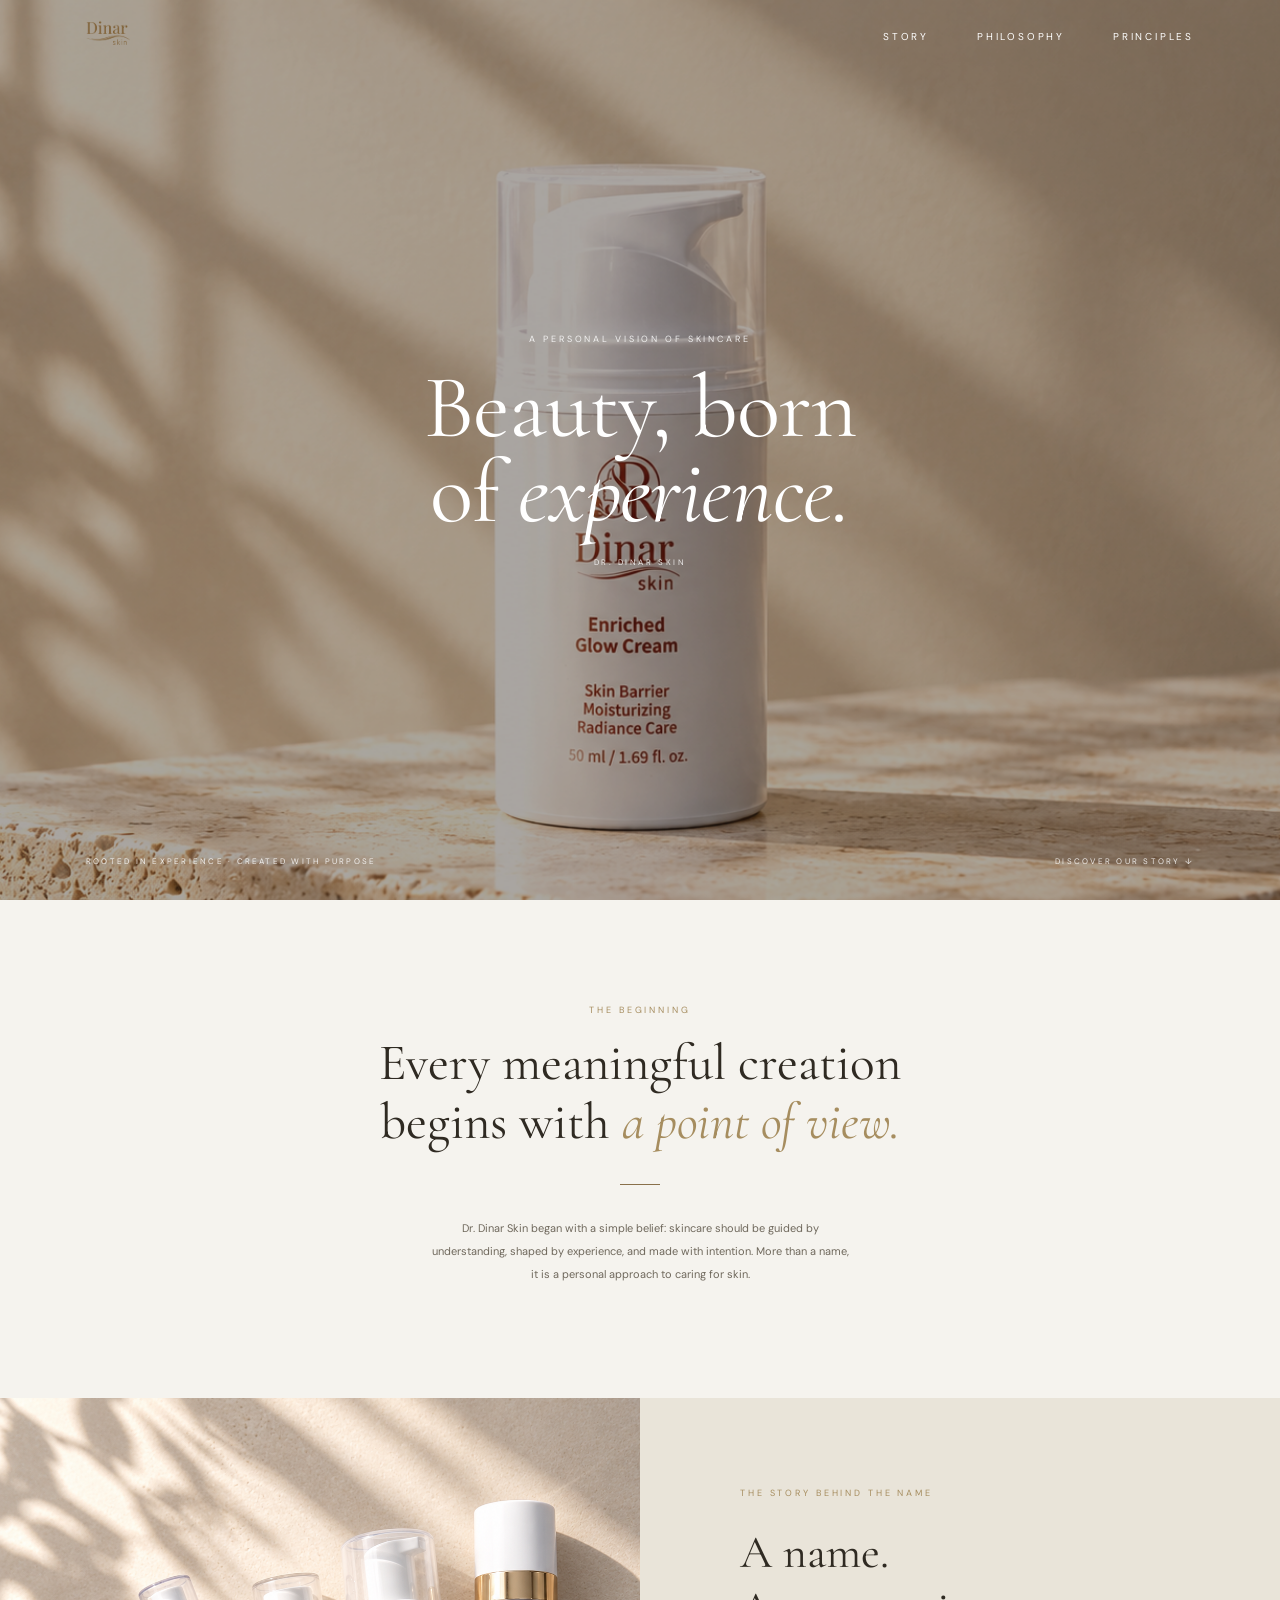
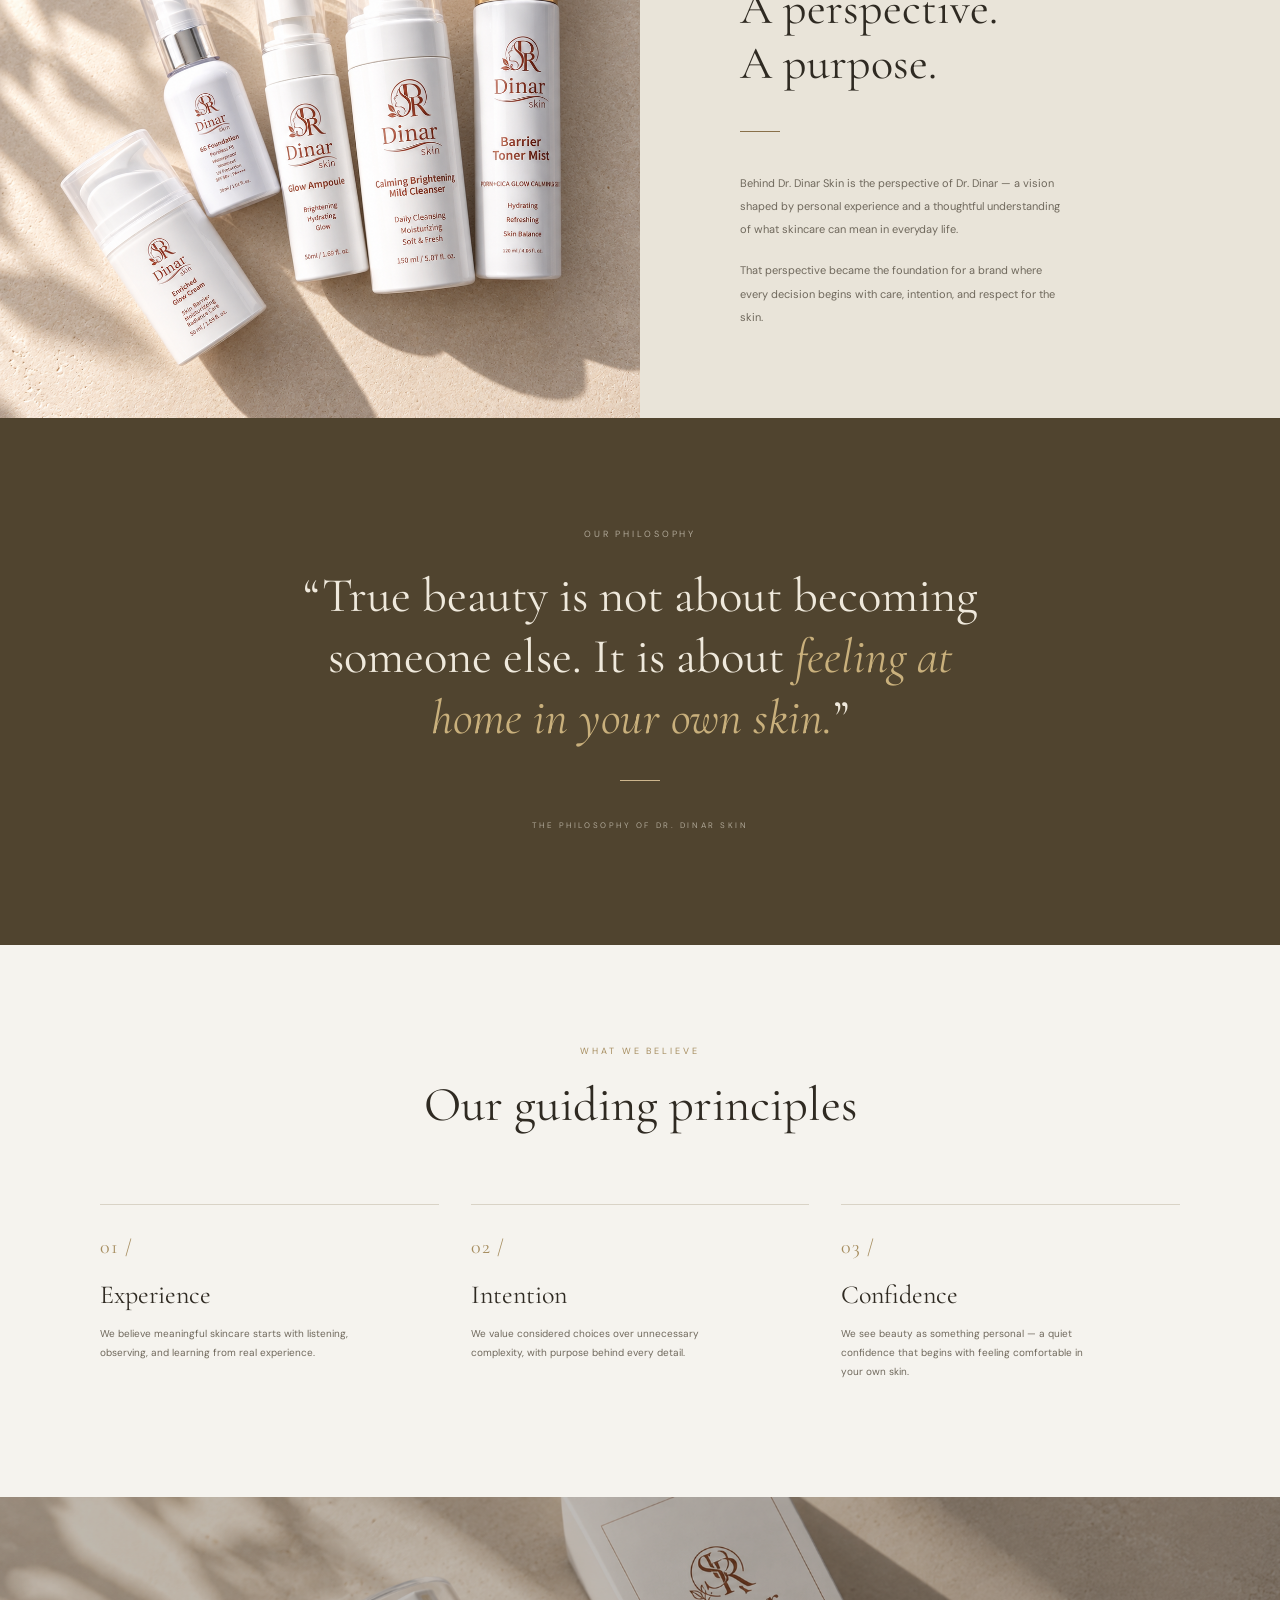
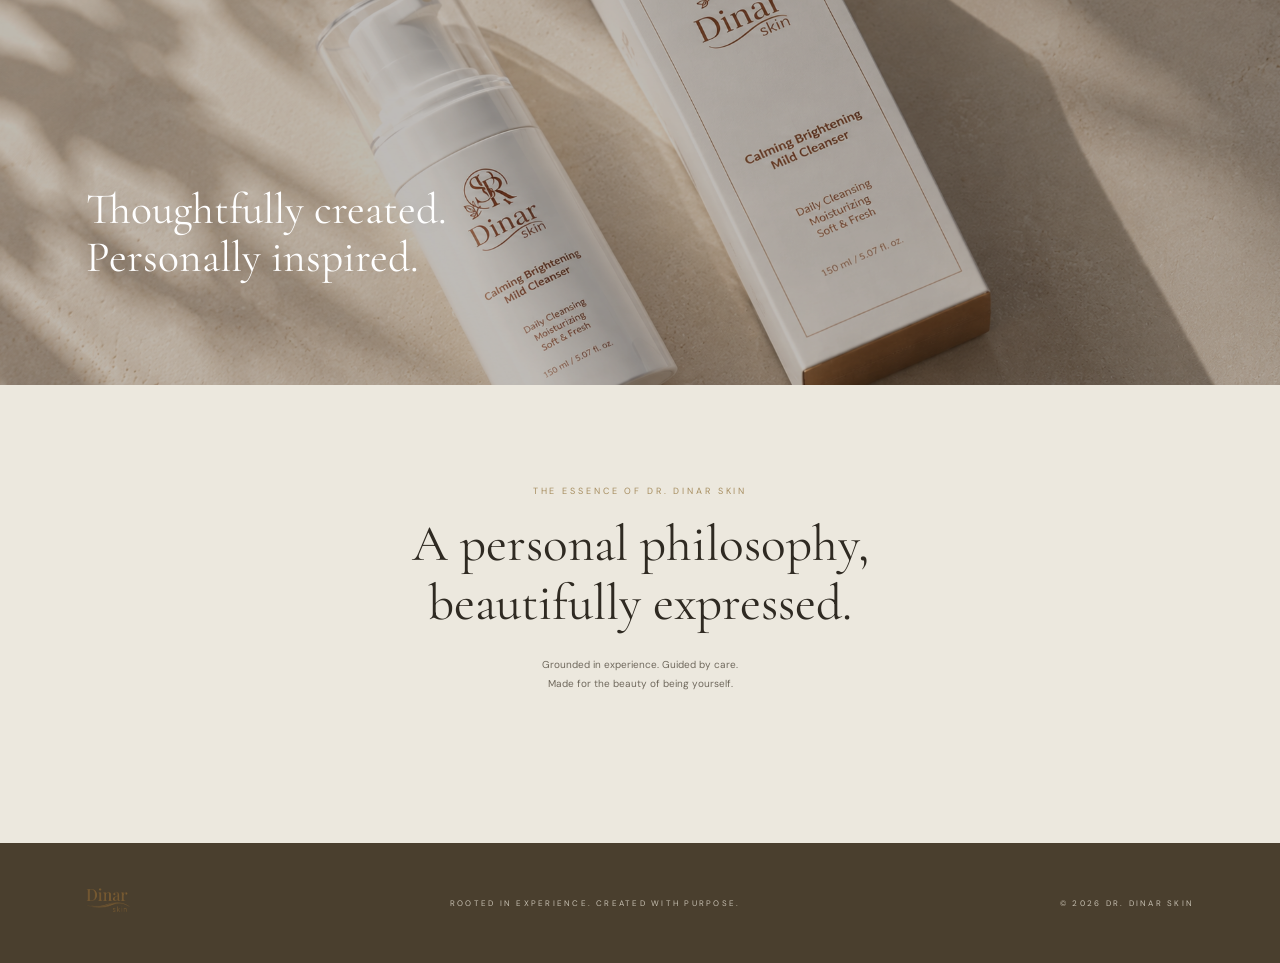
<file: index.html>
<!DOCTYPE html>
<html lang="en">
<head>
    <meta charset="UTF-8">
    <meta name="viewport" content="width=device-width, initial-scale=1.0">
    <title>DR. DINAR Skin</title>
    <link rel="stylesheet" href="css/style.css">
    <link rel="icon" type="image/png" href="image/Dinar_logo.png">
</head>
<body>

    <!-- 헤더 -->
    <header class="header" id="header">
        <a href="#top" class="logo" data-scroll>
            <img src="image/Dinar_logo_2.png" alt="Dr.Dinar">
        </a>
        <nav class="nav">
            <a href="#story" data-scroll>Story</a>
            <a href="#philosophy" data-scroll>Philosophy</a>
            <a href="#principles" data-scroll>Principles</a>
        </nav>
    </header>

    <!-- 히어로 -->
    <section class="hero" id="top">
        <p class="eyebrow">A personal vision of skincare</p>
        <h1>Beauty, born<br>of <em>experience.</em></h1>
        <p class="brand">DR. DINAR SKIN</p>
        <div class="hero-bottom">
            <span>Rooted in experience · Created with purpose</span>
            <a href="#story" data-scroll>Discover our story ↓</a>
        </div>
    </section>

    <!-- 인트로 -->
    <section class="intro">
        <div class="reveal">
            <p class="eyebrow">The beginning</p>
            <h2>Every meaningful creation<br>begins with <em>a point of view.</em></h2>
            <div class="divider"></div>
            <p class="body-text">Dr. Dinar Skin began with a simple belief: skincare should be guided by understanding, shaped by experience, and made with intention. More than a name, it is a personal approach to caring for skin.</p>
        </div>
    </section>

    <!-- 스토리 -->
    <section class="story" id="story">
        <div class="story-img" role="img" aria-label="Stacked skincare bottles and jars"></div>
        <div class="story-text">
            <div class="reveal">
                <p class="eyebrow">The story behind the name</p>
                <h2>A name.<br>A perspective.<br>A purpose.</h2>
                <div class="divider"></div>
                <p class="body-text">Behind Dr. Dinar Skin is the perspective of Dr. Dinar — a vision shaped by personal experience and a thoughtful understanding of what skincare can mean in everyday life.</p>
                <p class="body-text">That perspective became the foundation for a brand where every decision begins with care, intention, and respect for the skin.</p>
            </div>
        </div>
    </section>

    <!-- 철학 -->
    <section class="philosophy" id="philosophy">
        <div class="reveal">
            <p class="eyebrow">Our philosophy</p>
            <blockquote>“True beauty is not about becoming someone else. It is about <em>feeling at home in your own skin.</em>”</blockquote>
            <div class="divider"></div>
            <cite>The philosophy of Dr. Dinar Skin</cite>
        </div>
    </section>

    <!-- 원칙 -->
    <section class="principles" id="principles">
        <div class="reveal">
            <p class="eyebrow">What we believe</p>
            <h2>Our guiding principles</h2>
        </div>
        <div class="principle-list">
            <div class="principle reveal">
                <p class="num">01 /</p>
                <h3>Experience</h3>
                <p class="body-text">We believe meaningful skincare starts with listening, observing, and learning from real experience.</p>
            </div>
            <div class="principle reveal" style="transition-delay: 0.15s">
                <p class="num">02 /</p>
                <h3>Intention</h3>
                <p class="body-text">We value considered choices over unnecessary complexity, with purpose behind every detail.</p>
            </div>
            <div class="principle reveal" style="transition-delay: 0.3s">
                <p class="num">03 /</p>
                <h3>Confidence</h3>
                <p class="body-text">We see beauty as something personal — a quiet confidence that begins with feeling comfortable in your own skin.</p>
            </div>
        </div>
    </section>

    <!-- 이미지 배너 -->
    <section class="banner" role="img" aria-label="Restorative hair mask packaging">
        <p class="reveal">Thoughtfully created.<br>Personally inspired.</p>
    </section>

    <!-- 에센스 -->
    <section class="essence">
        <div class="reveal">
            <p class="eyebrow">The essence of Dr. Dinar Skin</p>
            <h2>A personal philosophy,<br>beautifully expressed.</h2>
            <p class="body-text">Grounded in experience. Guided by care.<br>Made for the beauty of being yourself.</p>
        </div>
    </section>

    <!-- 푸터 -->
    <footer class="footer">
        <span class="logo">
            <img src="image/Dinar_logo_2.png" alt="Dr.Dinar">
        </span>
        <span class="small">Rooted in experience. Created with purpose.</span>
        <span class="small">© 2026 Dr. Dinar Skin</span>
    </footer>

    <script src="js/main.js"></script>
</body>
</html>
</file>
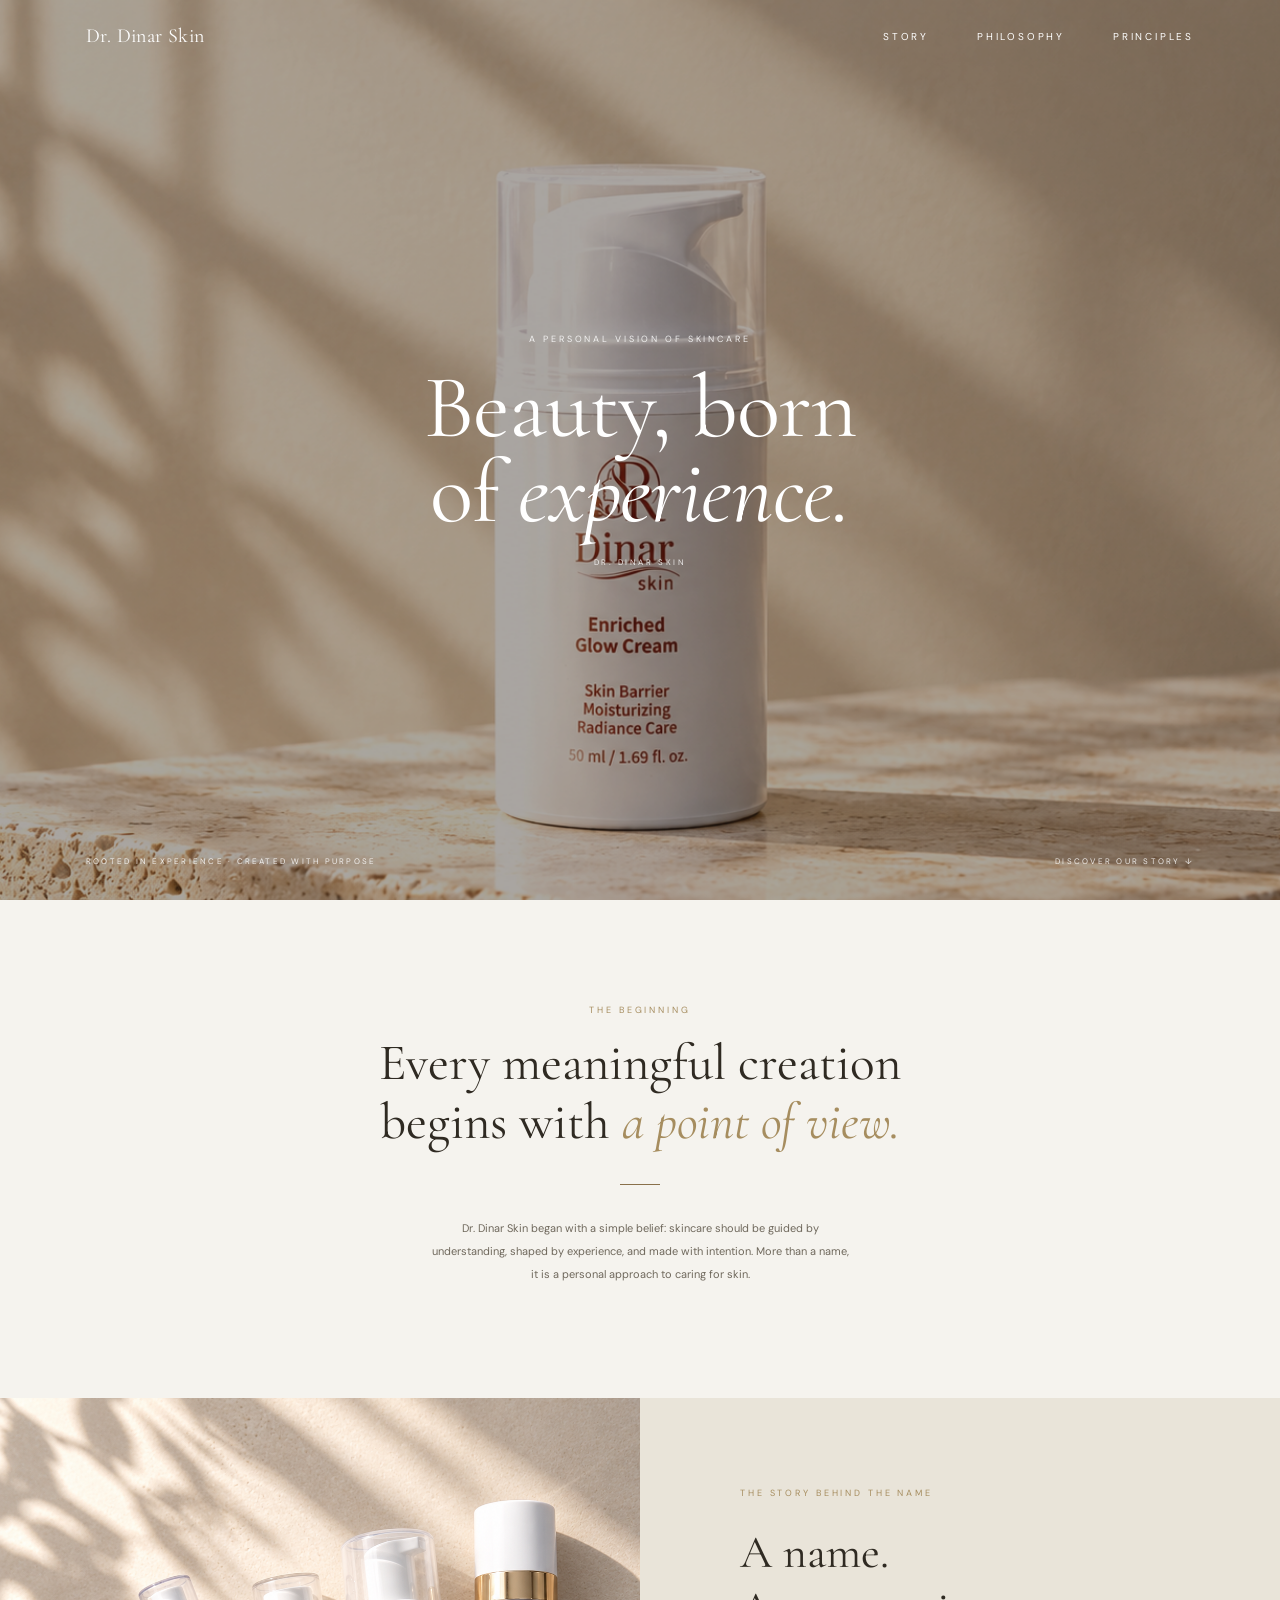
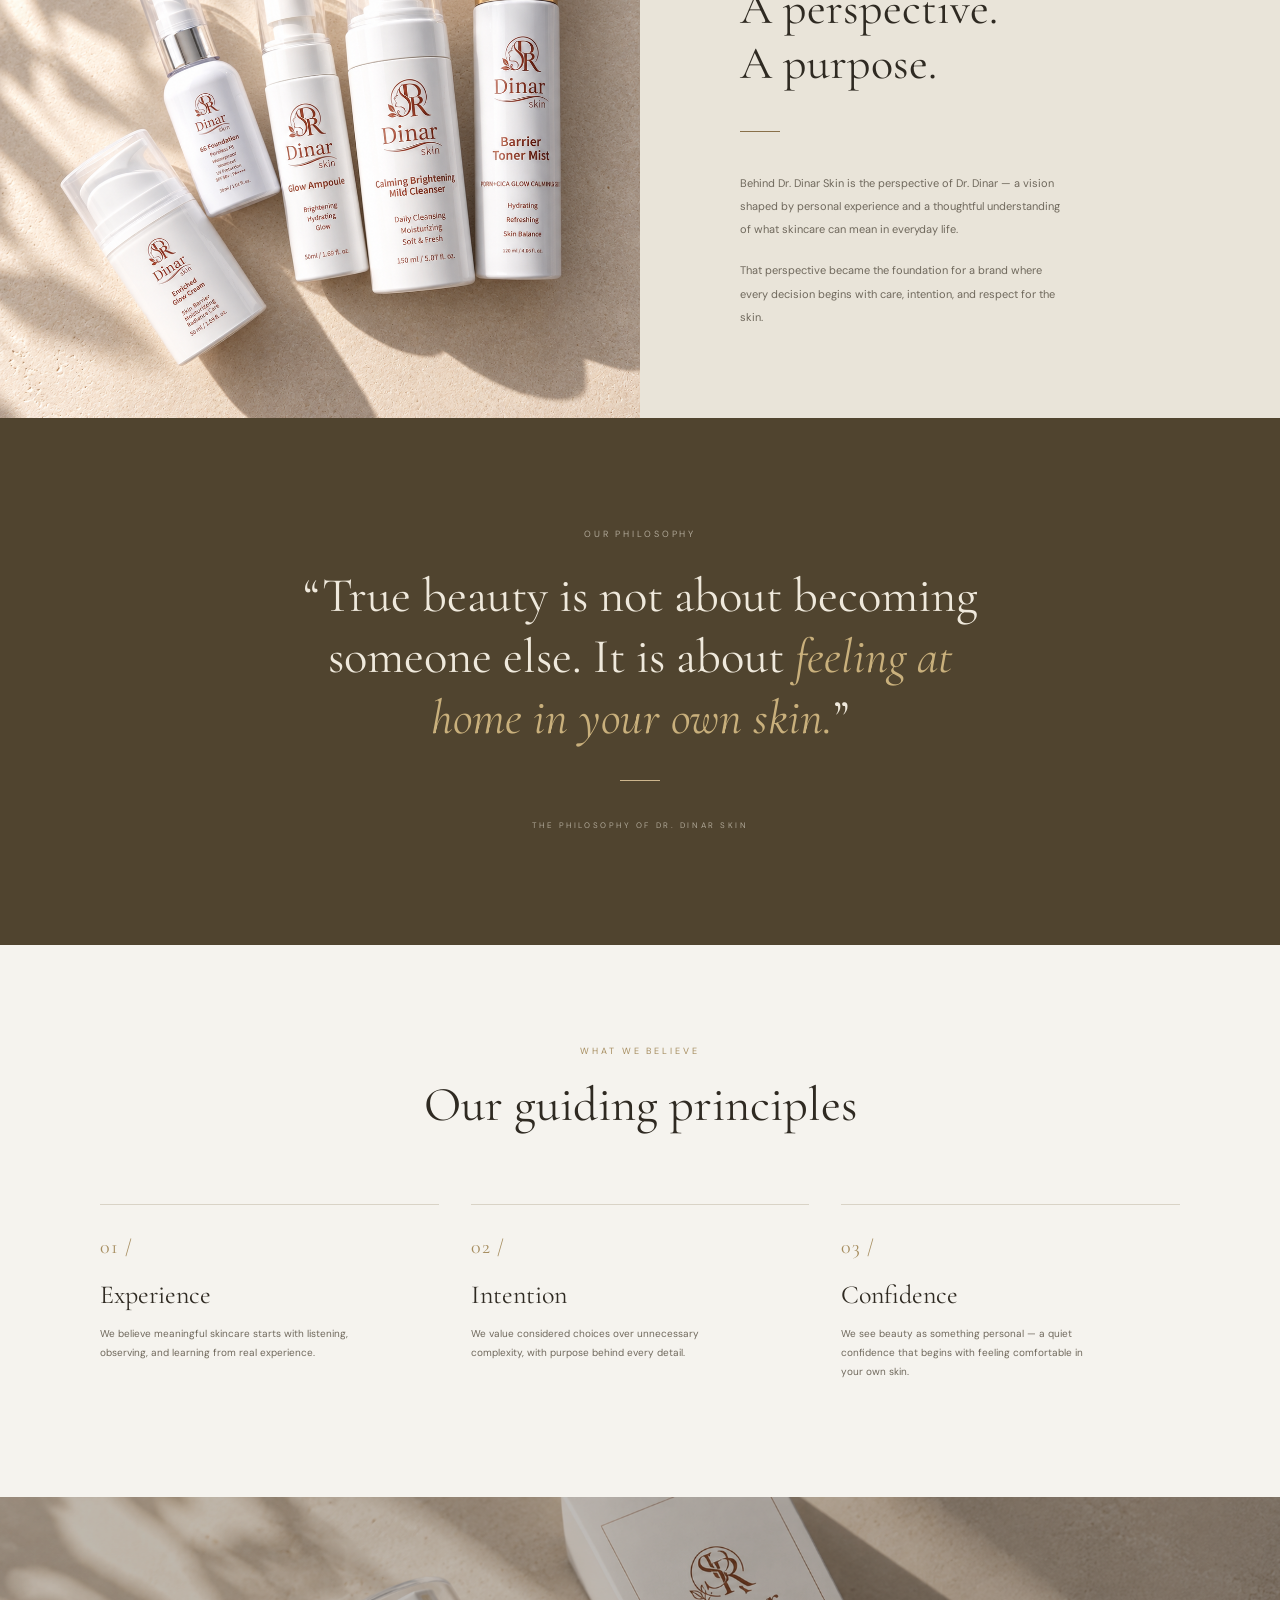
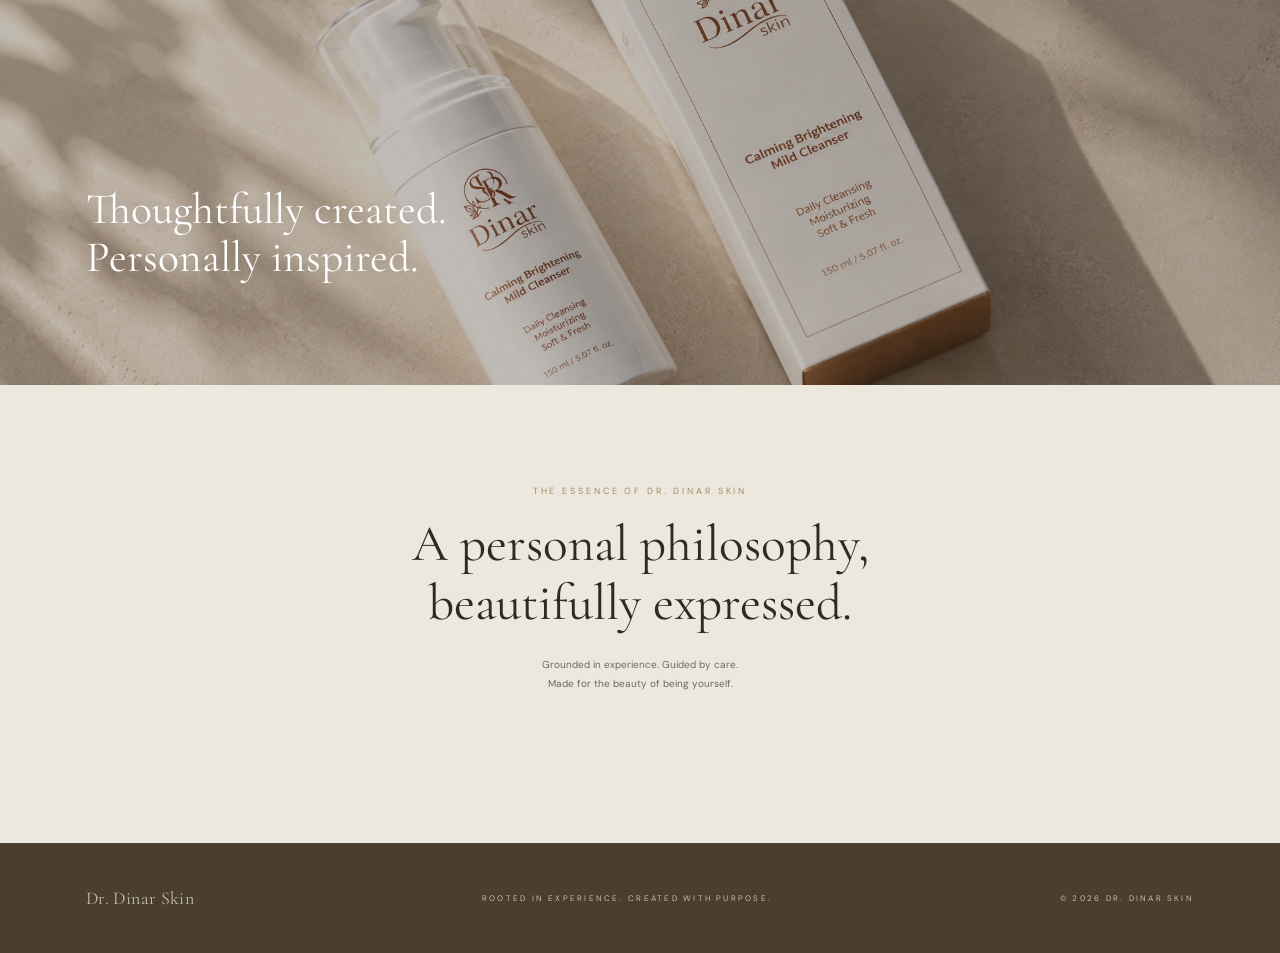
<file: brandHomePage.html>
<!DOCTYPE html>
<html lang="en">
<head>
    <meta charset="UTF-8">
    <meta name="viewport" content="width=device-width, initial-scale=1.0">
    <title>DR. DINAR Skin</title>
    <link rel="stylesheet" href="css/style.css">
</head>
<body>

    <!-- 헤더 -->
    <header class="header" id="header">
        <a href="#top" class="logo" data-scroll>Dr. Dinar Skin</a>
        <nav class="nav">
            <a href="#story" data-scroll>Story</a>
            <a href="#philosophy" data-scroll>Philosophy</a>
            <a href="#principles" data-scroll>Principles</a>
        </nav>
    </header>

    <!-- 히어로 -->
    <section class="hero" id="top">
        <p class="eyebrow">A personal vision of skincare</p>
        <h1>Beauty, born<br>of <em>experience.</em></h1>
        <p class="brand">DR. DINAR SKIN</p>
        <div class="hero-bottom">
            <span>Rooted in experience · Created with purpose</span>
            <a href="#story" data-scroll>Discover our story ↓</a>
        </div>
    </section>

    <!-- 인트로 -->
    <section class="intro">
        <div class="reveal">
            <p class="eyebrow">The beginning</p>
            <h2>Every meaningful creation<br>begins with <em>a point of view.</em></h2>
            <div class="divider"></div>
            <p class="body-text">Dr. Dinar Skin began with a simple belief: skincare should be guided by understanding, shaped by experience, and made with intention. More than a name, it is a personal approach to caring for skin.</p>
        </div>
    </section>

    <!-- 스토리 -->
    <section class="story" id="story">
        <div class="story-img" role="img" aria-label="Stacked skincare bottles and jars"></div>
        <div class="story-text">
            <div class="reveal">
                <p class="eyebrow">The story behind the name</p>
                <h2>A name.<br>A perspective.<br>A purpose.</h2>
                <div class="divider"></div>
                <p class="body-text">Behind Dr. Dinar Skin is the perspective of Dr. Dinar — a vision shaped by personal experience and a thoughtful understanding of what skincare can mean in everyday life.</p>
                <p class="body-text">That perspective became the foundation for a brand where every decision begins with care, intention, and respect for the skin.</p>
            </div>
        </div>
    </section>

    <!-- 철학 -->
    <section class="philosophy" id="philosophy">
        <div class="reveal">
            <p class="eyebrow">Our philosophy</p>
            <blockquote>“True beauty is not about becoming someone else. It is about <em>feeling at home in your own skin.</em>”</blockquote>
            <div class="divider"></div>
            <cite>The philosophy of Dr. Dinar Skin</cite>
        </div>
    </section>

    <!-- 원칙 -->
    <section class="principles" id="principles">
        <div class="reveal">
            <p class="eyebrow">What we believe</p>
            <h2>Our guiding principles</h2>
        </div>
        <div class="principle-list">
            <div class="principle reveal">
                <p class="num">01 /</p>
                <h3>Experience</h3>
                <p class="body-text">We believe meaningful skincare starts with listening, observing, and learning from real experience.</p>
            </div>
            <div class="principle reveal" style="transition-delay: 0.15s">
                <p class="num">02 /</p>
                <h3>Intention</h3>
                <p class="body-text">We value considered choices over unnecessary complexity, with purpose behind every detail.</p>
            </div>
            <div class="principle reveal" style="transition-delay: 0.3s">
                <p class="num">03 /</p>
                <h3>Confidence</h3>
                <p class="body-text">We see beauty as something personal — a quiet confidence that begins with feeling comfortable in your own skin.</p>
            </div>
        </div>
    </section>

    <!-- 이미지 배너 -->
    <section class="banner" role="img" aria-label="Restorative hair mask packaging">
        <p class="reveal">Thoughtfully created.<br>Personally inspired.</p>
    </section>

    <!-- 에센스 -->
    <section class="essence">
        <div class="reveal">
            <p class="eyebrow">The essence of Dr. Dinar Skin</p>
            <h2>A personal philosophy,<br>beautifully expressed.</h2>
            <p class="body-text">Grounded in experience. Guided by care.<br>Made for the beauty of being yourself.</p>
        </div>
    </section>

    <!-- 푸터 -->
    <footer class="footer">
        <span class="logo">Dr. Dinar Skin</span>
        <span class="small">Rooted in experience. Created with purpose.</span>
        <span class="small">© 2026 Dr. Dinar Skin</span>
    </footer>

    <script src="js/main.js"></script>
</body>
</html>
</file>
<file: css/style.css>
/* 로컬 폰트 (가변 폰트, latin / latin-ext 서브셋) */
@font-face {
    font-family: 'Cormorant Garamond';
    font-style: normal;
    font-weight: 300 700;
    font-display: swap;
    src: url('../fonts/CormorantGaramond-normal-latin-ext.woff2') format('woff2');
    unicode-range: U+0100-02BA, U+02BD-02C5, U+02C7-02CC, U+02CE-02D7, U+02DD-02FF, U+0304, U+0308, U+0329, U+1D00-1DBF, U+1E00-1E9F, U+1EF2-1EFF, U+2020, U+20A0-20AB, U+20AD-20C0, U+2113, U+2C60-2C7F, U+A720-A7FF;
}
@font-face {
    font-family: 'Cormorant Garamond';
    font-style: normal;
    font-weight: 300 700;
    font-display: swap;
    src: url('../fonts/CormorantGaramond-normal-latin.woff2') format('woff2');
    unicode-range: U+0000-00FF, U+0131, U+0152-0153, U+02BB-02BC, U+02C6, U+02DA, U+02DC, U+0304, U+0308, U+0329, U+2000-206F, U+20AC, U+2122, U+2191, U+2193, U+2212, U+2215, U+FEFF, U+FFFD;
}
@font-face {
    font-family: 'Cormorant Garamond';
    font-style: italic;
    font-weight: 300 700;
    font-display: swap;
    src: url('../fonts/CormorantGaramond-italic-latin-ext.woff2') format('woff2');
    unicode-range: U+0100-02BA, U+02BD-02C5, U+02C7-02CC, U+02CE-02D7, U+02DD-02FF, U+0304, U+0308, U+0329, U+1D00-1DBF, U+1E00-1E9F, U+1EF2-1EFF, U+2020, U+20A0-20AB, U+20AD-20C0, U+2113, U+2C60-2C7F, U+A720-A7FF;
}
@font-face {
    font-family: 'Cormorant Garamond';
    font-style: italic;
    font-weight: 300 700;
    font-display: swap;
    src: url('../fonts/CormorantGaramond-italic-latin.woff2') format('woff2');
    unicode-range: U+0000-00FF, U+0131, U+0152-0153, U+02BB-02BC, U+02C6, U+02DA, U+02DC, U+0304, U+0308, U+0329, U+2000-206F, U+20AC, U+2122, U+2191, U+2193, U+2212, U+2215, U+FEFF, U+FFFD;
}
@font-face {
    font-family: 'DM Sans';
    font-style: normal;
    font-weight: 100 1000;
    font-display: swap;
    src: url('../fonts/DMSans-normal-latin-ext.woff2') format('woff2');
    unicode-range: U+0100-02BA, U+02BD-02C5, U+02C7-02CC, U+02CE-02D7, U+02DD-02FF, U+0304, U+0308, U+0329, U+1D00-1DBF, U+1E00-1E9F, U+1EF2-1EFF, U+2020, U+20A0-20AB, U+20AD-20C0, U+2113, U+2C60-2C7F, U+A720-A7FF;
}
@font-face {
    font-family: 'DM Sans';
    font-style: normal;
    font-weight: 100 1000;
    font-display: swap;
    src: url('../fonts/DMSans-normal-latin.woff2') format('woff2');
    unicode-range: U+0000-00FF, U+0131, U+0152-0153, U+02BB-02BC, U+02C6, U+02DA, U+02DC, U+0304, U+0308, U+0329, U+2000-206F, U+20AC, U+2122, U+2191, U+2193, U+2212, U+2215, U+FEFF, U+FFFD;
}
@font-face {
    font-family: 'DM Sans';
    font-style: italic;
    font-weight: 100 1000;
    font-display: swap;
    src: url('../fonts/DMSans-italic-latin-ext.woff2') format('woff2');
    unicode-range: U+0100-02BA, U+02BD-02C5, U+02C7-02CC, U+02CE-02D7, U+02DD-02FF, U+0304, U+0308, U+0329, U+1D00-1DBF, U+1E00-1E9F, U+1EF2-1EFF, U+2020, U+20A0-20AB, U+20AD-20C0, U+2113, U+2C60-2C7F, U+A720-A7FF;
}
@font-face {
    font-family: 'DM Sans';
    font-style: italic;
    font-weight: 100 1000;
    font-display: swap;
    src: url('../fonts/DMSans-italic-latin.woff2') format('woff2');
    unicode-range: U+0000-00FF, U+0131, U+0152-0153, U+02BB-02BC, U+02C6, U+02DA, U+02DC, U+0304, U+0308, U+0329, U+2000-206F, U+20AC, U+2122, U+2191, U+2193, U+2212, U+2215, U+FEFF, U+FFFD;
}

:root {
    --cream: #f5f3ee;
    --beige: #e9e4d9;
    --sand: #ece8de;
    --brown: #50442f;
    --brown-dark: #4a3f2e;
    --ink: #2f2a22;
    --text: #6f685c;
    --gold: #a68d5f;
    --line: #d9d3c6;
    --serif: 'Cormorant Garamond', 'Times New Roman', serif;
    --sans: 'DM Sans', 'Helvetica Neue', Arial, sans-serif;
    --header-h: 72px;
}

* { margin: 0; padding: 0; box-sizing: border-box; }

body {
    font-family: var(--serif);
    color: var(--ink);
    background: var(--cream);
    -webkit-font-smoothing: antialiased;
}

img { display: block; max-width: 100%; }
a { color: inherit; text-decoration: none; }

/* 공통 요소 */
.eyebrow {
    font-family: var(--sans);
    font-size: 9px;
    letter-spacing: 0.32em;
    text-transform: uppercase;
    color: var(--gold);
}
.divider {
    width: 40px;
    height: 1px;
    background: #89704A;
    margin: 32px auto;
}
.body-text {
    font-family: var(--sans);
    font-size: 11px;
    line-height: 2.1;
    color: var(--text);
}
em { font-style: italic; }

/* 헤더 */
.header {
    position: fixed;
    top: 0; left: 0; right: 0;
    height: var(--header-h);
    padding: 0 86px;
    display: flex;
    align-items: center;
    justify-content: space-between;
    z-index: 100;
    color: #fff;
    transition: background 0.4s ease, color 0.4s ease, box-shadow 0.4s ease;
}
.header.scrolled {
    background: rgba(245, 243, 238, 0.95);
    color: var(--ink);
    box-shadow: 0 1px 0 var(--line);
}
.logo {
    font-size: 20px;
    letter-spacing: 0.02em;
}
.header .logo img {
    height: 32px;   /* 원하는 크기로 조절 */
    width: auto;    /* 비율 유지 */
}
.nav { display: flex; gap: 48px; }
.nav a {
    font-family: var(--sans);
    font-size: 10px;
    letter-spacing: 0.28em;
    text-transform: uppercase;
    position: relative;
    padding: 6px 0;
}
.nav a::after {
    content: '';
    position: absolute;
    left: 0; bottom: 0;
    width: 100%; height: 1px;
    background: currentColor;
    transform: scaleX(0);
    transform-origin: right;
    transition: transform 0.4s ease;
}
.nav a:hover::after,
.nav a.active::after { transform: scaleX(1); transform-origin: left; }

/* 히어로 */
.hero {
    position: relative;
    height: 100vh;
    min-height: 600px;
    max-height: 900px;
    background: url('../image/Dinar_Cream.png') center / cover no-repeat;
    color: #fff;
    display: flex;
    flex-direction: column;
    align-items: center;
    justify-content: center;
    text-align: center;
}
.hero::before {
    content: '';
    position: absolute;
    inset: 0;
    background: rgba(40, 32, 22, 0.4);
}
.hero > * { position: relative; }
.hero .eyebrow { color: rgba(255, 255, 255, 0.85); margin-bottom: 20px; }
.hero h1 {
    font-weight: 400;
    font-size: clamp(56px, 7vw, 100px);
    line-height: 0.95;
    letter-spacing: -0.01em;
}
.hero .brand {
    font-family: var(--sans);
    font-size: 8px;
    letter-spacing: 0.32em;
    margin-top: 22px;
    opacity: 0.85;
}
.hero-bottom {
    position: absolute;
    left: 86px; right: 86px; bottom: 34px;
    display: flex;
    justify-content: space-between;
    font-family: var(--sans);
    font-size: 8px;
    letter-spacing: 0.28em;
    text-transform: uppercase;
    color: rgba(255, 255, 255, 0.85);
}
.hero-bottom a { transition: opacity 0.3s; }
.hero-bottom a:hover { opacity: 0.6; }

/* 인트로 */
.intro {
    background: var(--cream);
    text-align: center;
    padding: 104px 24px 112px;
}
.intro h2, .essence h2 {
    font-weight: 400;
    font-size: clamp(36px, 4vw, 58px);
    line-height: 1.15;
    margin-top: 18px;
}
.intro h2 em { color: var(--gold); }
.intro .body-text { max-width: 420px; margin: 0 auto; }

/* 스토리 */
.story {
    display: grid;
    grid-template-columns: 1fr 1fr;
    min-height: 620px;
}
.story-img {
    background: url('../image/Dinar_Skincare_all.png') center / cover no-repeat;
}
.story-text {
    background: var(--beige);
    padding: 80px 100px;
    display: flex;
    flex-direction: column;
    justify-content: center;
}
.story-text h2 {
    font-weight: 400;
    font-size: clamp(36px, 3.6vw, 52px);
    line-height: 1.2;
    margin-top: 26px;
}
.story-text .divider { margin: 40px 0; }
.story-text .body-text { max-width: 330px; }
.story-text .body-text + .body-text { margin-top: 18px; }

/* 철학 */
.philosophy {
    background: var(--brown);
    color: #efe9dc;
    text-align: center;
    padding: 110px 24px 112px;
}
.philosophy .eyebrow { color: rgba(239, 233, 220, 0.6); }
.philosophy blockquote {
    font-size: clamp(32px, 3.8vw, 54px);
    line-height: 1.25;
    max-width: 680px;
    margin: 26px auto 0;
    font-weight: 400;
}
.philosophy blockquote em { color: #c9b07c; }
.philosophy .divider { background: #CDB68D; }
.philosophy cite {
    font-family: var(--sans);
    font-style: normal;
    font-size: 8px;
    letter-spacing: 0.32em;
    text-transform: uppercase;
    color: rgba(239, 233, 220, 0.6);
}

/* 원칙 */
.principles {
    background: var(--cream);
    padding: 100px 100px 116px;
    text-align: center;
}
.principles h2 {
    font-weight: 400;
    font-size: clamp(36px, 3.8vw, 54px);
    margin-top: 18px;
}
.principle-list {
    display: grid;
    grid-template-columns: repeat(3, 1fr);
    gap: 32px;
    margin-top: 70px;
    text-align: left;
}
.principle {
    border-top: 1px solid var(--line);
    padding-top: 30px;
}
.principle .num {
    font-size: 20px;
    color: var(--gold);
    letter-spacing: 0.05em;
}
.principle h3 {
    font-weight: 400;
    font-size: 26px;
    margin: 20px 0 14px;
}
.principle .body-text { max-width: 260px; font-size: 10px; line-height: 1.9; }

/* 이미지 배너 */
.banner {
    position: relative;
    height: 488px;
    background: url('../image/Dinar_MildCleanser.png') center / cover no-repeat;
    display: flex;
    align-items: flex-end;
    padding: 0 86px 104px;
}

.banner p {
    position: relative;
    color: #fff;
    font-size: clamp(30px, 3.4vw, 48px);
    line-height: 1.1;
    text-shadow: 0 1px 20px rgba(0, 0, 0, 0.08);
}
.banner::before {
    content: '';
    position: absolute;
    inset: 0;
    background: rgba(40, 32, 22, 0.3);
}
/* 에센스 */
.essence {
    background: var(--sand);
    text-align: center;
    padding: 100px 24px 150px;
}
.essence .body-text { margin-top: 22px; font-size: 10px; line-height: 1.9; }

/* 푸터 */
.footer {
    background: var(--brown-dark);
    color: rgba(239, 233, 220, 0.75);
    padding: 44px 86px;
    display: flex;
    align-items: center;
    justify-content: space-between;
}
.footer .logo { font-size: 18px; }
.footer .logo img {
    height: 32px;   /* 원하는 크기로 조절 */
    width: auto;    /* 비율 유지 */
}
.footer .small {
    font-family: var(--sans);
    font-size: 8px;
    letter-spacing: 0.28em;
    text-transform: uppercase;
}

/* 스크롤 등장 애니메이션 */
.reveal {
    opacity: 0;
    transform: translateY(30px);
    transition: opacity 1s ease, transform 1s ease;
}
.reveal.visible { opacity: 1; transform: none; }

/* 반응형 */
@media (max-width: 960px) {
    .header, .footer { padding-left: 32px; padding-right: 32px; }
    .hero-bottom { left: 32px; right: 32px; }
    .story { grid-template-columns: 1fr; }
    .story-img { min-height: 480px; }
    .story-text { padding: 72px 32px; }
    .principles { padding: 90px 32px; }
    .principle-list { grid-template-columns: 1fr; gap: 48px; }
    .banner { padding: 0 32px 72px; height: 420px; }
}
@media (max-width: 640px) {
    :root { --header-h: 64px; }
    .header { padding: 0 16px; }
    .logo { font-size: 17px; }
    .nav { gap: 16px; }
    .nav a { font-size: 9px; letter-spacing: 0.14em; }
    .hero-bottom { left: 16px; right: 16px; flex-direction: column; gap: 10px; align-items: center; }
    .story-img { min-height: 380px; }
    .story-text { padding: 64px 24px; }
    .principles { padding: 80px 24px; }
    .banner { padding: 0 24px 56px; height: 340px; }
    .footer { flex-direction: column; gap: 14px; text-align: center; padding: 40px 16px; }
}
@media (prefers-reduced-motion: reduce) {
    .reveal { opacity: 1; transform: none; transition: none; }
}
</file>
